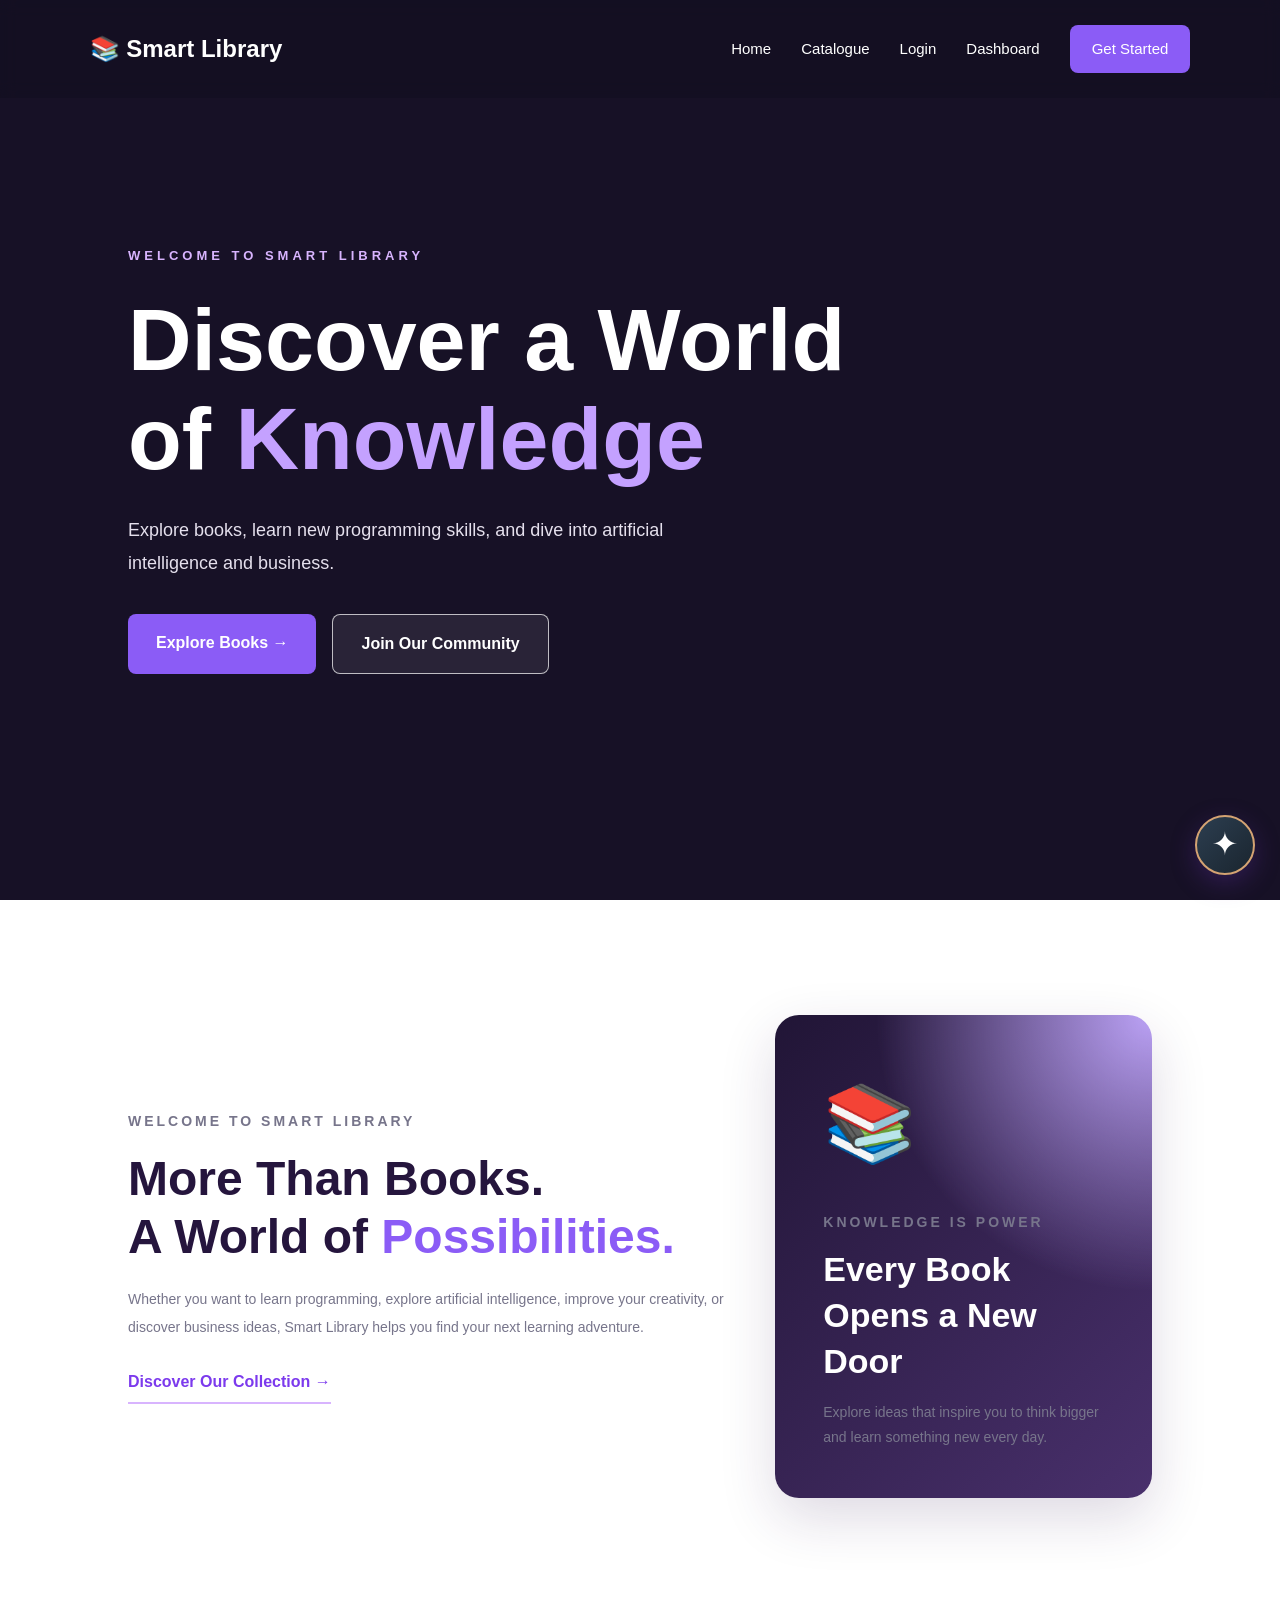
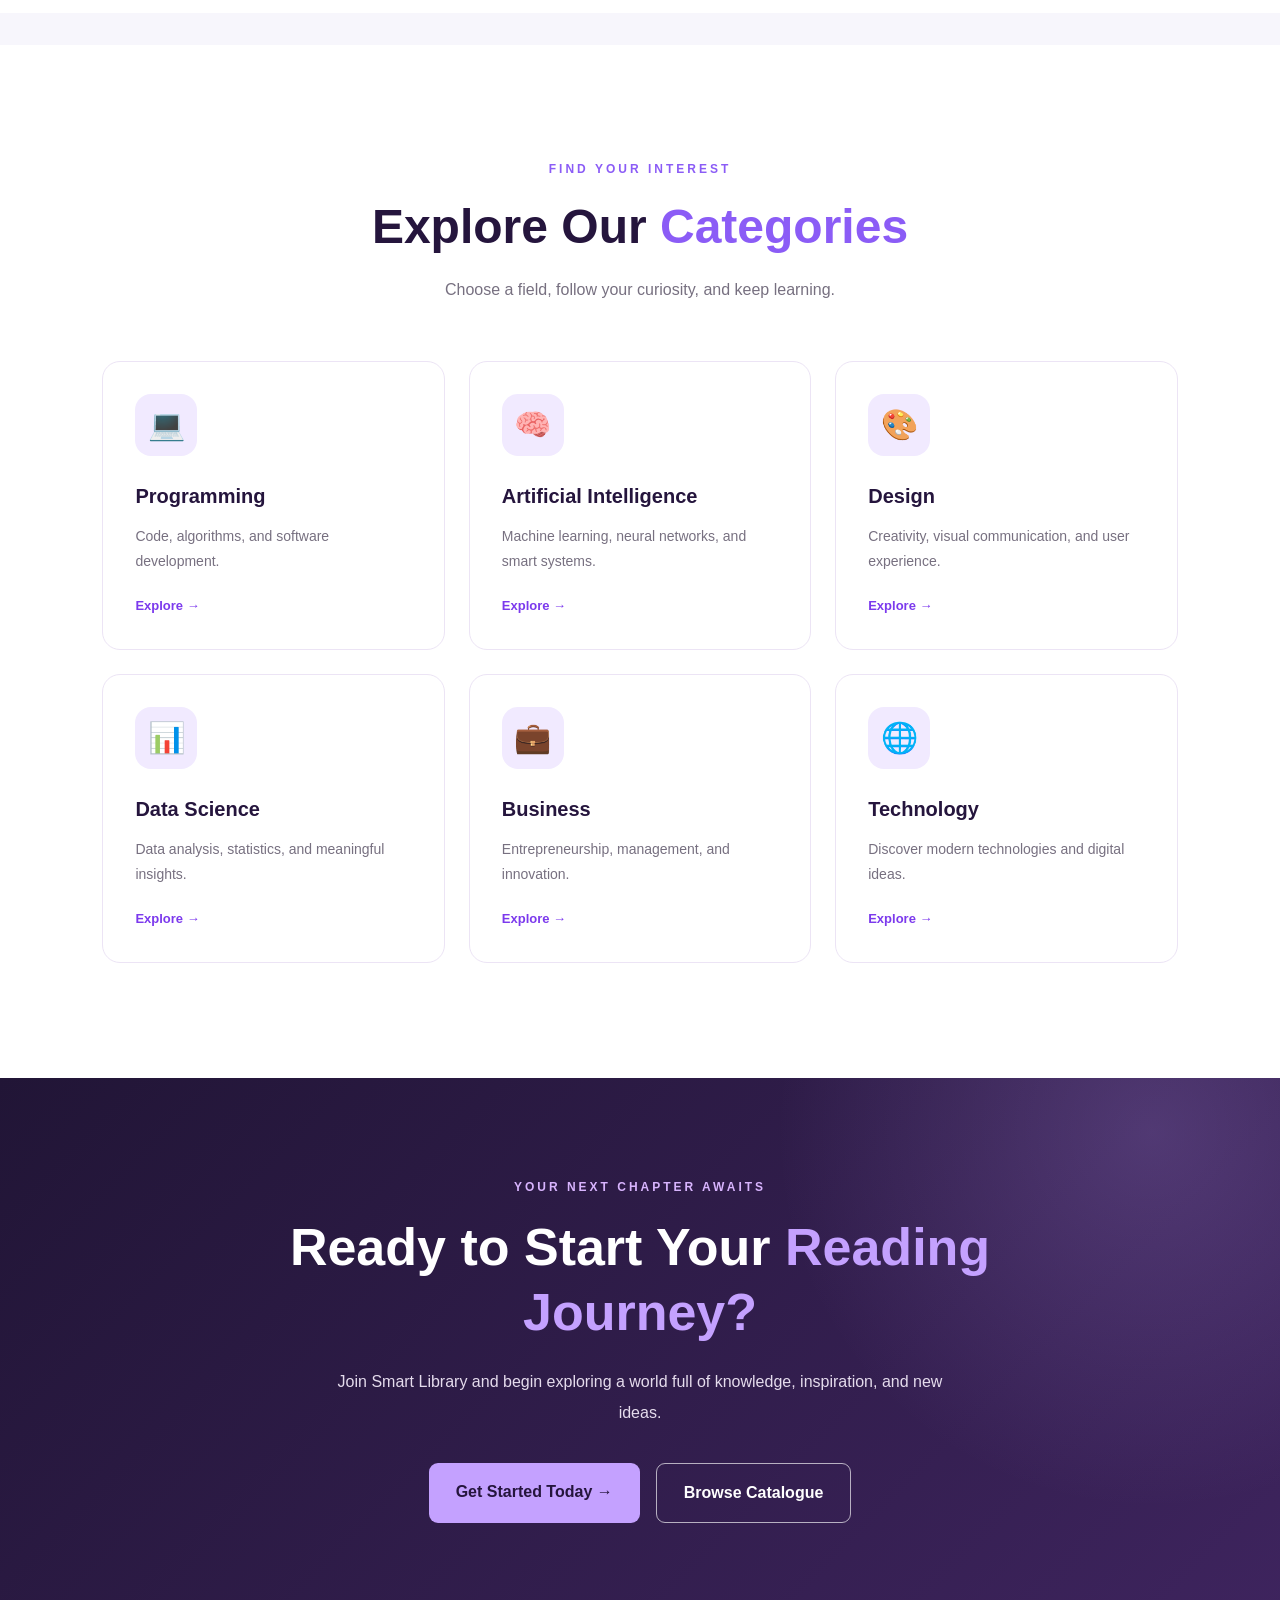
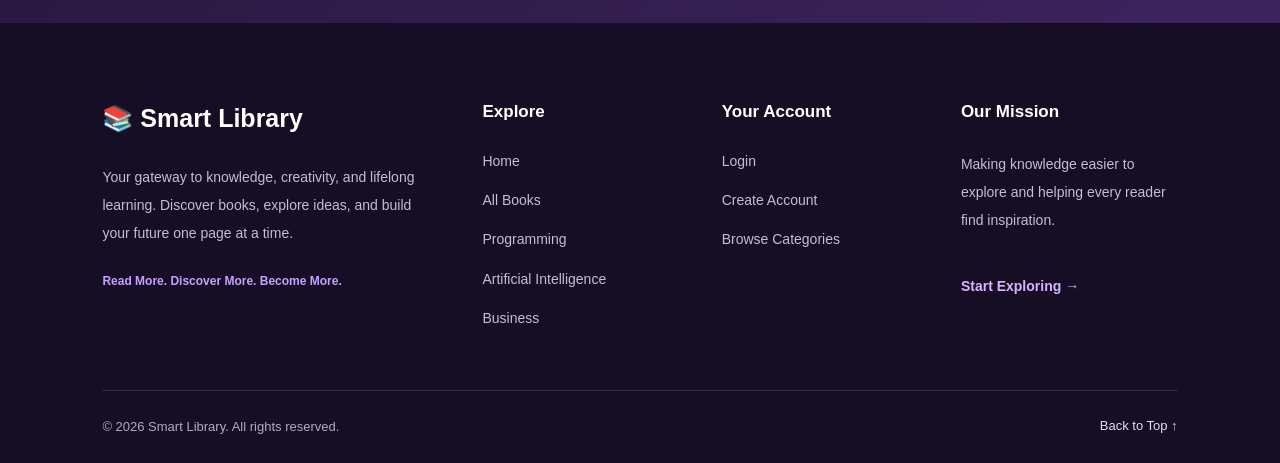
<file: index.html>
<!DOCTYPE html>
<html lang="en">
<head>
    <meta charset="UTF-8">
    <meta name="viewport" content="width=device-width, initial-scale=1.0">
    <meta name="theme-color" content="#211536">
    <title>Smart Library | Home</title>
    <link rel="stylesheet" href="style.css">
    <script src="auth.js" defer></script>
    <script src="chatbot.js" defer></script>
</head>
<body class="home-page">

    <!-- خلفية الفيديو المتحركة للمكتبة -->
    <div class="video-background-wrapper">
        <video autoplay muted loop playsinline class="library-bg-video">
            <source src="854417-uhd_3840_2160_25fps (1) (1) (1).mp4" type="video/mp4">
            Your browser does not support the video tag.
        </video>
        <div class="video-overlay"></div>
    </div>

    <!-- Navigation -->
    <header class="navbar">
        <a href="index.html" class="logo">📚 Smart Library</a>

        <nav>
            <a href="index.html">Home</a>
            <a href="catalogue.html">Catalogue</a>
            <a href="login.html" id="authLink">Login</a>
            <a href="dashboard.html">Dashboard</a>
            <a href="register.html" class="nav-btn" id="registerLink">Get Started</a>
        </nav>
    </header>

    <main>

        <!-- Hero Section -->
        <section class="hero" id="home">
            <div class="hero-content">
                <p class="home-eyebrow">WELCOME TO SMART LIBRARY</p>
                <h1>
                    Discover a World<br>
                    of <span>Knowledge</span>
                </h1>
                <p class="hero-description">
                    Explore books, learn new programming skills, and dive into artificial intelligence and business.
                </p>
                <div class="hero-buttons">
                    <a href="catalogue.html" class="primary-btn">
                        Explore Books →
                    </a>
                    <a href="register.html" class="secondary-btn">
                        Join Our Community
                    </a>
                </div>
            </div>
        </section>

        <!-- Welcome Section -->
        <section class="welcome-section">
            <div class="welcome-text">
                <p class="section-kicker">WELCOME TO SMART LIBRARY</p>
                <h2>
                    More Than Books.<br>
                    A World of <span>Possibilities.</span>
                </h2>
                <p>
                    Whether you want to learn programming, explore
                    artificial intelligence, improve your creativity,
                    or discover business ideas, Smart Library helps
                    you find your next learning adventure.
                </p>
                <a href="catalogue.html" class="section-link">
                    Discover Our Collection →
                </a>
            </div>

            <div class="welcome-visual">
                <div class="welcome-book-icon">📚</div>
                <p class="visual-small">KNOWLEDGE IS POWER</p>
                <h3>Every Book Opens a New Door</h3>
                <p>
                    Explore ideas that inspire you to think bigger
                    and learn something new every day.
                </p>
            </div>
        </section>

        <!-- Categories -->
        <section class="home-categories-section" id="categories">
            <div class="section-heading">
                <p class="section-kicker">FIND YOUR INTEREST</p>
                <h2>Explore Our <span>Categories</span></h2>
                <p>Choose a field, follow your curiosity, and keep learning.</p>
            </div>

            <div class="home-categories-grid">
                <a href="catalogue.html?category=programming" class="home-category-card">
                    <span class="category-icon">💻</span>
                    <h3>Programming</h3>
                    <p>Code, algorithms, and software development.</p>
                    <span class="category-arrow">Explore →</span>
                </a>

                <a href="catalogue.html?category=artificial-intelligence" class="home-category-card">
                    <span class="category-icon">🧠</span>
                    <h3>Artificial Intelligence</h3>
                    <p>Machine learning, neural networks, and smart systems.</p>
                    <span class="category-arrow">Explore →</span>
                </a>

                <a href="catalogue.html?category=design" class="home-category-card">
                    <span class="category-icon">🎨</span>
                    <h3>Design</h3>
                    <p>Creativity, visual communication, and user experience.</p>
                    <span class="category-arrow">Explore →</span>
                </a>

                <a href="catalogue.html?category=data-science" class="home-category-card">
                    <span class="category-icon">📊</span>
                    <h3>Data Science</h3>
                    <p>Data analysis, statistics, and meaningful insights.</p>
                    <span class="category-arrow">Explore →</span>
                </a>

                <a href="catalogue.html?category=business" class="home-category-card">
                    <span class="category-icon">💼</span>
                    <h3>Business</h3>
                    <p>Entrepreneurship, management, and innovation.</p>
                    <span class="category-arrow">Explore →</span>
                </a>

                <a href="catalogue.html?category=technology" class="home-category-card">
                    <span class="category-icon">🌐</span>
                    <h3>Technology</h3>
                    <p>Discover modern technologies and digital ideas.</p>
                    <span class="category-arrow">Explore →</span>
                </a>
            </div>
        </section>

        <!-- Call to Action -->
        <section class="home-cta-section">
            <div class="cta-content">
                <p class="section-kicker">YOUR NEXT CHAPTER AWAITS</p>
                <h2>Ready to Start Your <span>Reading Journey?</span></h2>
                <p>
                    Join Smart Library and begin exploring a world
                    full of knowledge, inspiration, and new ideas.
                </p>
                <div class="hero-buttons cta-buttons">
                    <a href="register.html" class="cta-main-btn">
                        Get Started Today →
                    </a>
                    <a href="catalogue.html" class="cta-outline-btn">
                        Browse Catalogue
                    </a>
                </div>
            </div>
        </section>

    </main>

    <!-- Footer -->
    <footer class="home-footer" id="footer">
        <div class="footer-main">
            <div class="footer-about">
                <a href="index.html" class="footer-logo">📚 Smart Library</a>
                <p>
                    Your gateway to knowledge, creativity, and lifelong
                    learning. Discover books, explore ideas, and build
                    your future one page at a time.
                </p>
                <div class="footer-motto">
                    Read More. Discover More. Become More.
                </div>
            </div>

            <div class="footer-column">
                <h3>Explore</h3>
                <a href="index.html">Home</a>
                <a href="catalogue.html">All Books</a>
                <a href="catalogue.html?category=programming">Programming</a>
                <a href="catalogue.html?category=artificial-intelligence">Artificial Intelligence</a>
                <a href="catalogue.html?category=business">Business</a>
            </div>

            <div class="footer-column">
                <h3>Your Account</h3>
                <a href="login.html">Login</a>
                <a href="register.html">Create Account</a>
                <a href="#categories">Browse Categories</a>
            </div>

            <div class="footer-column footer-contact">
                <h3>Our Mission</h3>
                <p>Making knowledge easier to explore and helping every reader find inspiration.</p>
                <a href="catalogue.html" class="footer-explore-btn">Start Exploring →</a>
            </div>
        </div>

        <div class="footer-bottom">
            <p>© 2026 Smart Library. All rights reserved.</p>
            <a href="#home">Back to Top ↑</a>
        </div>
    </footer>

</body>
</html>
</file>
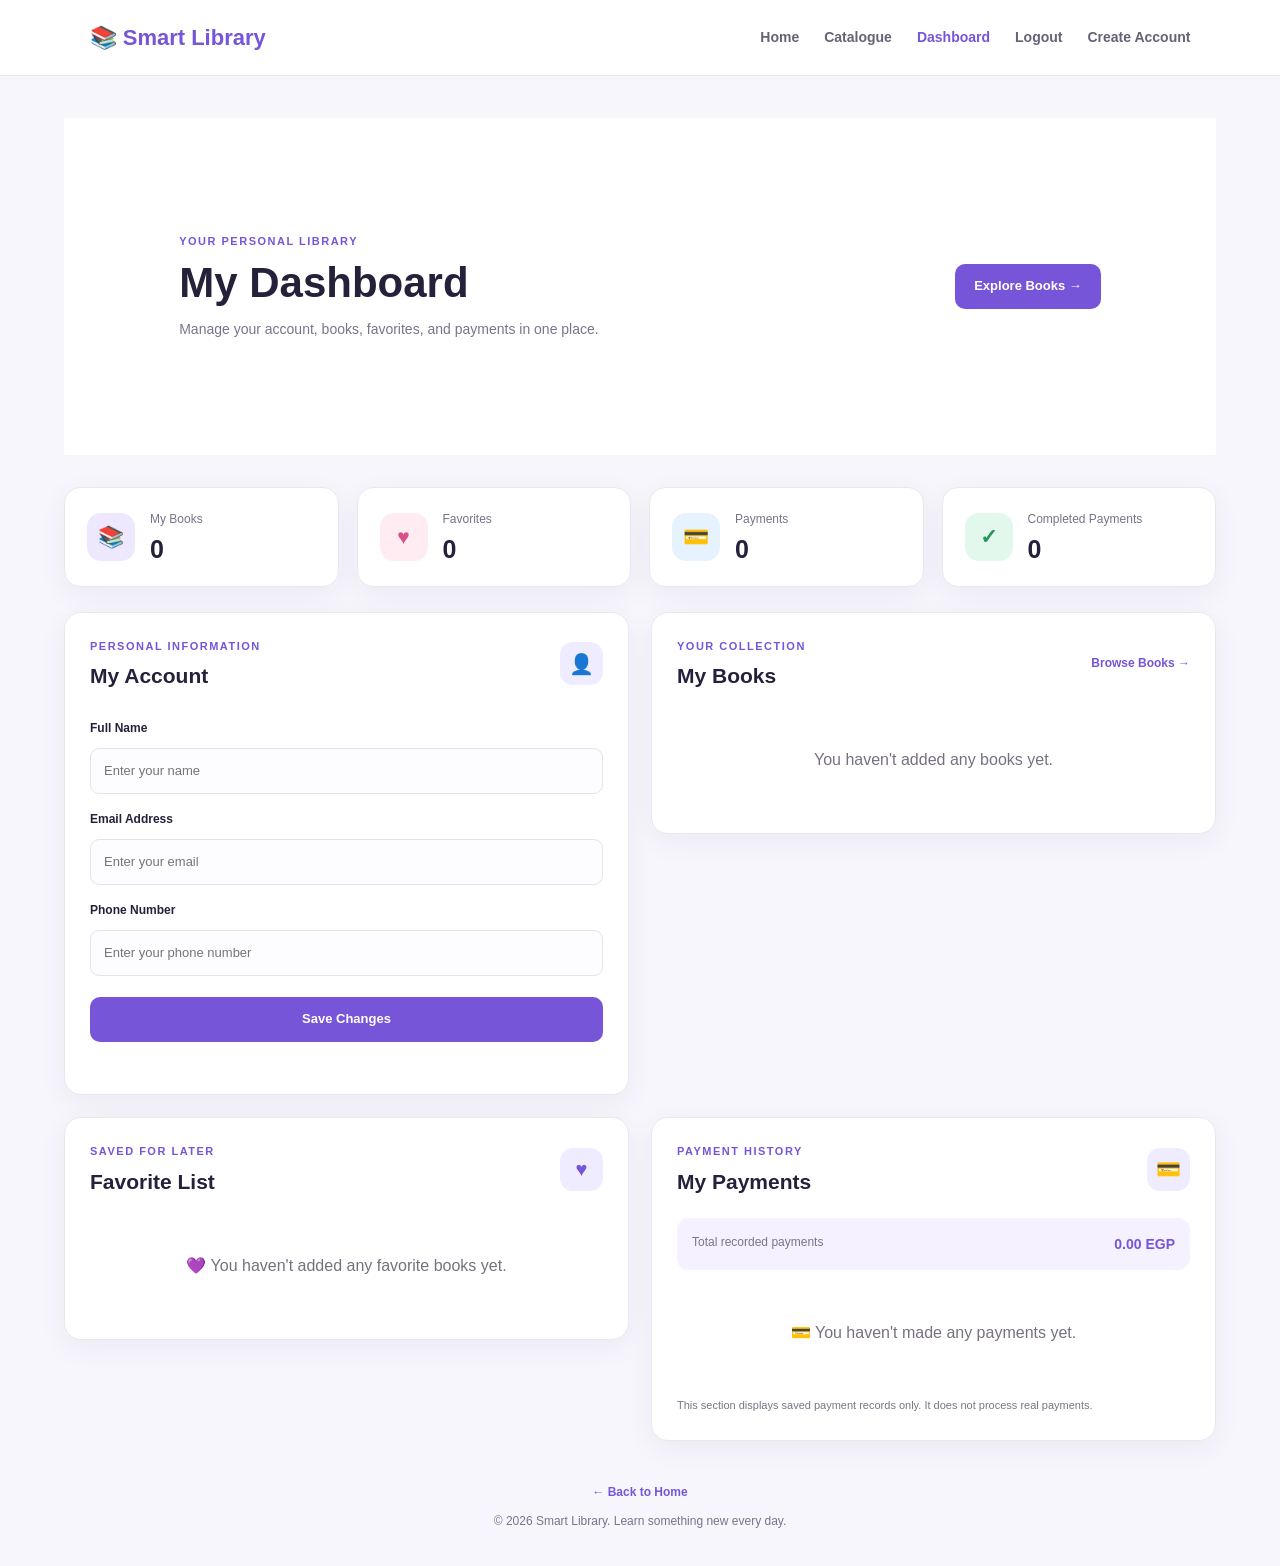
<file: dashboard.html>
<!DOCTYPE html>
<html lang="en">
<head>
    <meta charset="UTF-8">
    <meta name="viewport" content="width=device-width, initial-scale=1.0">
    <title>Smart Library | Dashboard</title>
    <link rel="stylesheet" href="style.css">
    <script src="dashboard.js" defer></script>
</head>
<body>
<header class="dashboard-navbar">
    <a href="index.html" class="brand">📚 Smart Library</a>

    <nav>
        <a href="index.html">Home</a>
        <a href="catalogue.html">Catalogue</a>
        <a href="dashboard.html" class="active">Dashboard</a>
        <a href="login.html">Logout</a>
        <a href="register.html">Create Account</a>
    </nav>
</header>
<main class="dashboard-container">
    <section class="welcome-section">
        <div>
            <p class="eyebrow">YOUR PERSONAL LIBRARY</p>
            <h1>My Dashboard</h1>
            <p>Manage your account, books, favorites, and payments in one place.</p>
        </div>
        <a href="catalogue.html" class="main-button">Explore Books →</a>
    </section>
    <section class="stats-grid">
        <article class="stat-card">
            <div class="stat-icon purple">📚</div>
            <div>
                <p>My Books</p>
                <h2 id="booksCount">0</h2>
            </div>
        </article>
        <article class="stat-card">
            <div class="stat-icon pink">♥</div>
            <div>
                <p>Favorites</p>
                <h2 id="favoritesCount">0</h2>
            </div>
        </article>
        <article class="stat-card">
            <div class="stat-icon blue">💳</div>
            <div>
                <p>Payments</p>
                <h2 id="paymentsCount">0</h2>
            </div>
        </article>
        <article class="stat-card">
            <div class="stat-icon green">✓</div>
            <div>
                <p>Completed Payments</p>
                <h2 id="completedCount">0</h2>
            </div>
        </article>
    </section>
    <section class="dashboard-grid">
        <article class="panel account-panel" id="account">
            <div class="panel-heading">
                <div>
                    <p class="eyebrow">PERSONAL INFORMATION</p>
                    <h2>My Account</h2>
                </div>
                <span class="heading-icon">👤</span>
            </div>
            <form id="accountForm">
                <label for="userName">Full Name</label>
                <input id="userName" type="text" placeholder="Enter your name" required>
                <label for="userEmail">Email Address</label>
                <input id="userEmail" type="email" placeholder="Enter your email" required>
                <label for="userPhone">Phone Number</label>
                <input id="userPhone" type="tel" placeholder="Enter your phone number">
                <button type="submit" class="main-button full-button">Save Changes</button>
                <p id="accountMessage" class="message" aria-live="polite"></p>
            </form>
        </article>
        <article class="panel" id="my-books">
            <div class="panel-heading">
                <div>
                    <p class="eyebrow">YOUR COLLECTION</p>
                    <h2>My Books</h2>
                </div>
                <a href="catalogue.html" class="small-link">Browse Books →</a>
            </div>
            <div id="myBooksList" class="book-list"></div>
        </article>
        <article class="panel" id="favorites">
            <div class="panel-heading">
                <div>
                    <p class="eyebrow">SAVED FOR LATER</p>
                    <h2>Favorite List</h2>
                </div>
                <span class="heading-icon">♥</span>
            </div>
            <div id="favoritesList" class="book-list"></div>
        </article>
        <article class="panel" id="payments">
            <div class="panel-heading">
                <div>
                    <p class="eyebrow">PAYMENT HISTORY</p>
                    <h2>My Payments</h2>
                </div>
                <span class="heading-icon">💳</span>
            </div>
            <div class="payment-summary">
                <span>Total recorded payments</span>
                <strong id="totalPayments">0.00 EGP</strong>
            </div>
            <div id="paymentsList" class="payments-list"></div>
            <p class="note">
                This section displays saved payment records only. It does not process real payments.
            </p>
        </article>
    </section>
    <footer class="dashboard-footer">
        <a href="index.html">← Back to Home</a>
        <p>© 2026 Smart Library. Learn something new every day.</p>
    </footer>
</main>
</body>
</html>
</file>
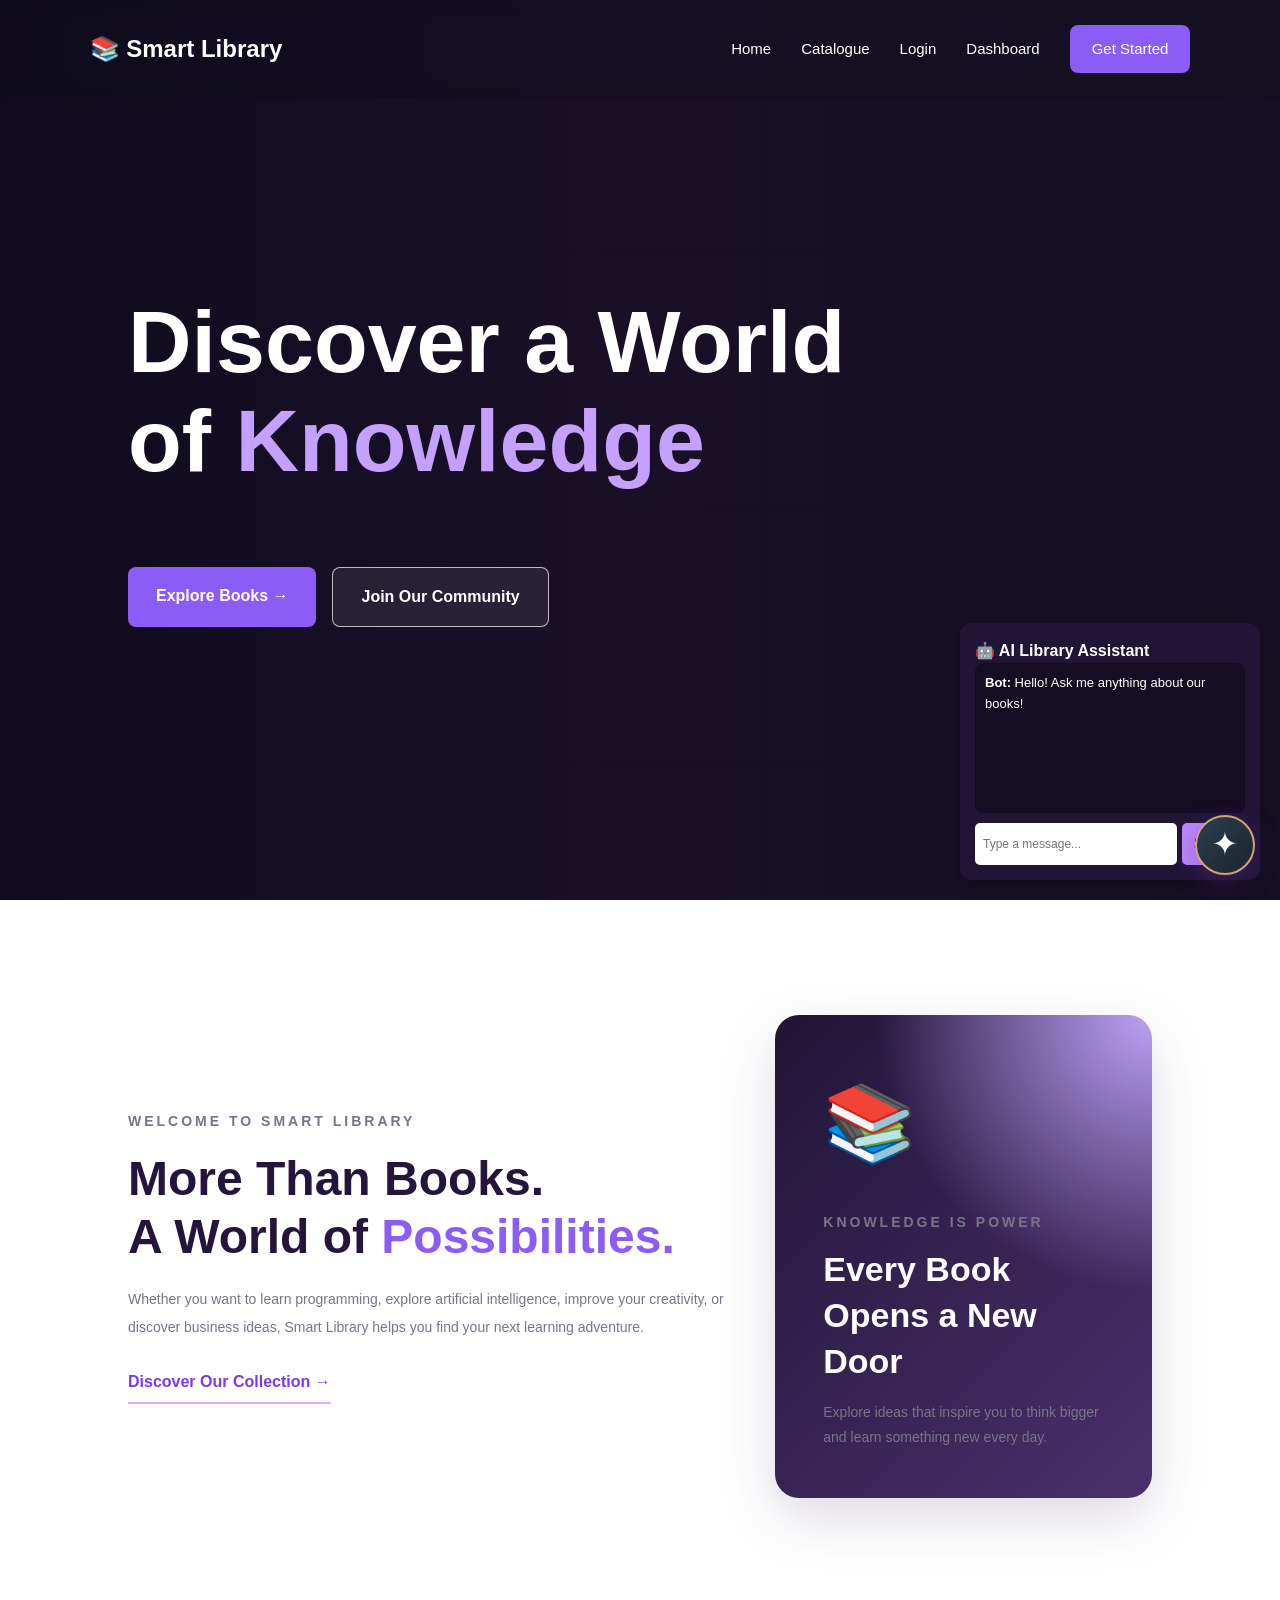
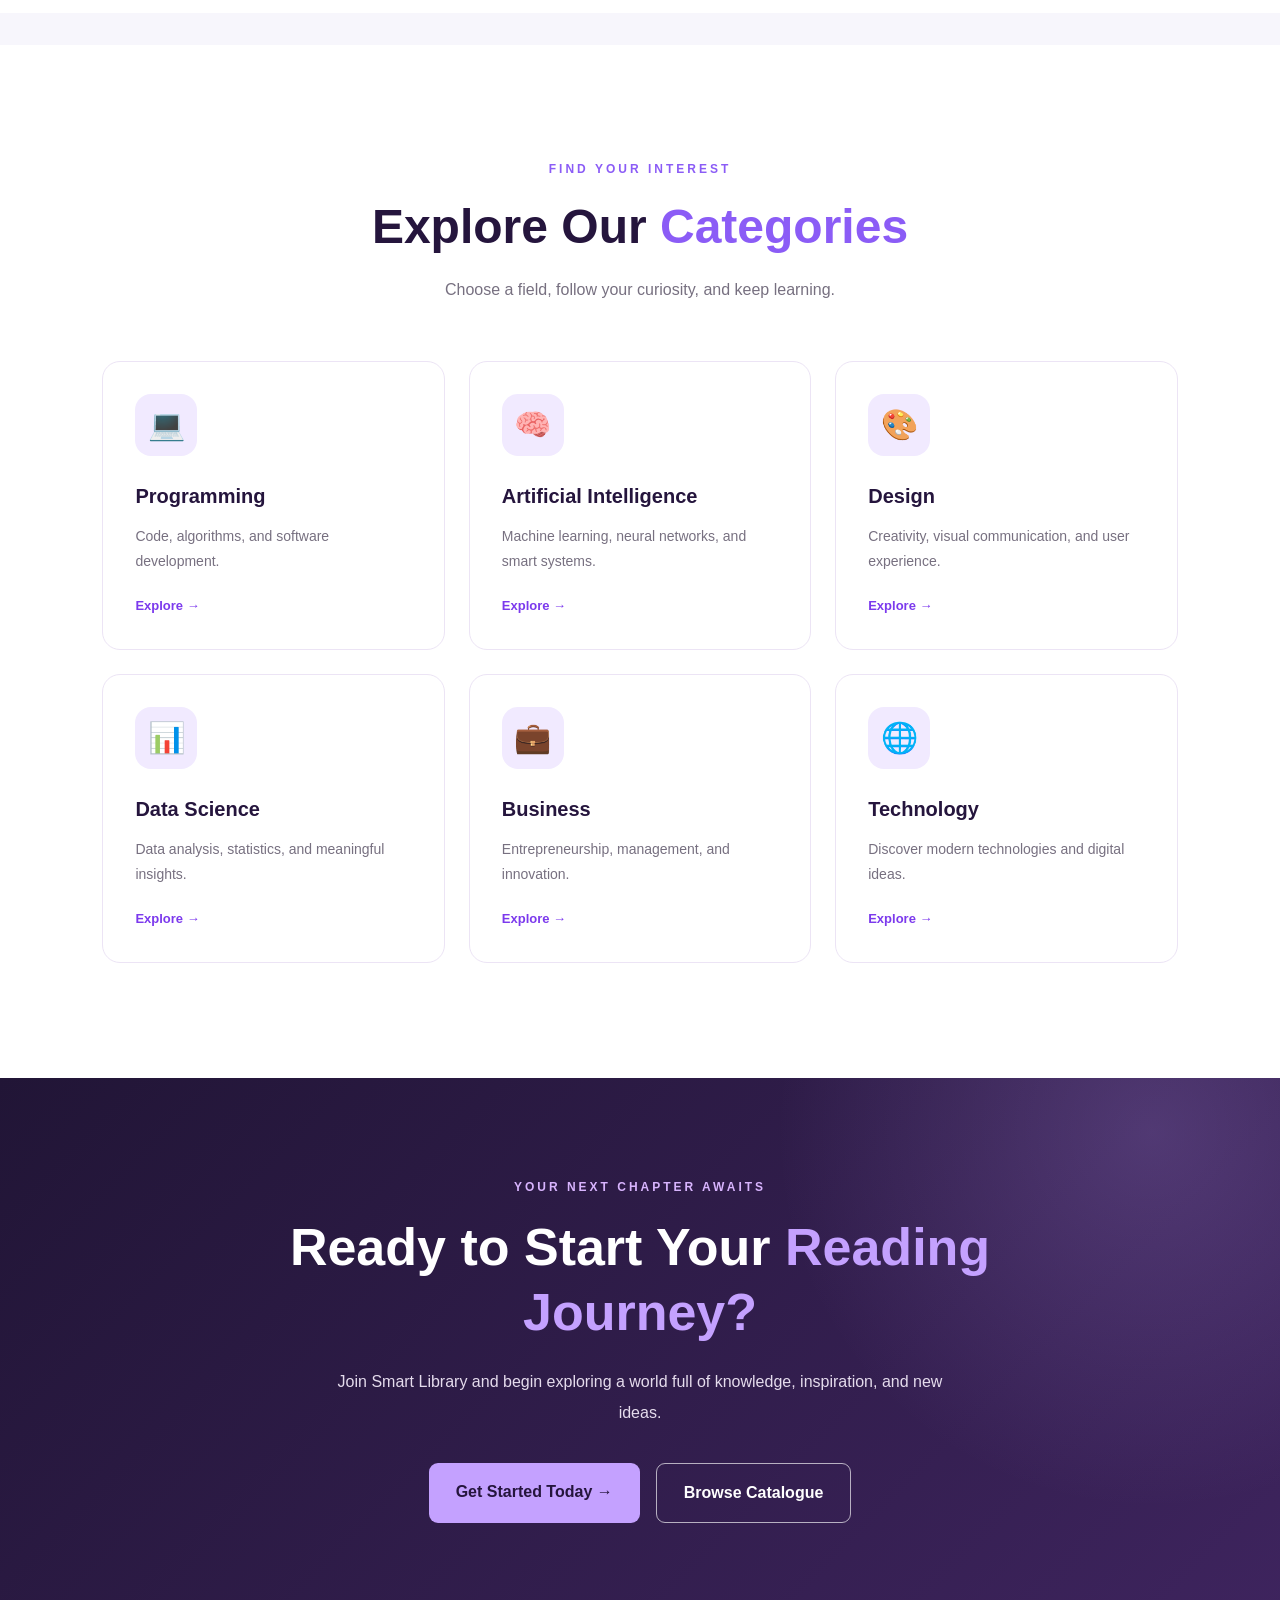
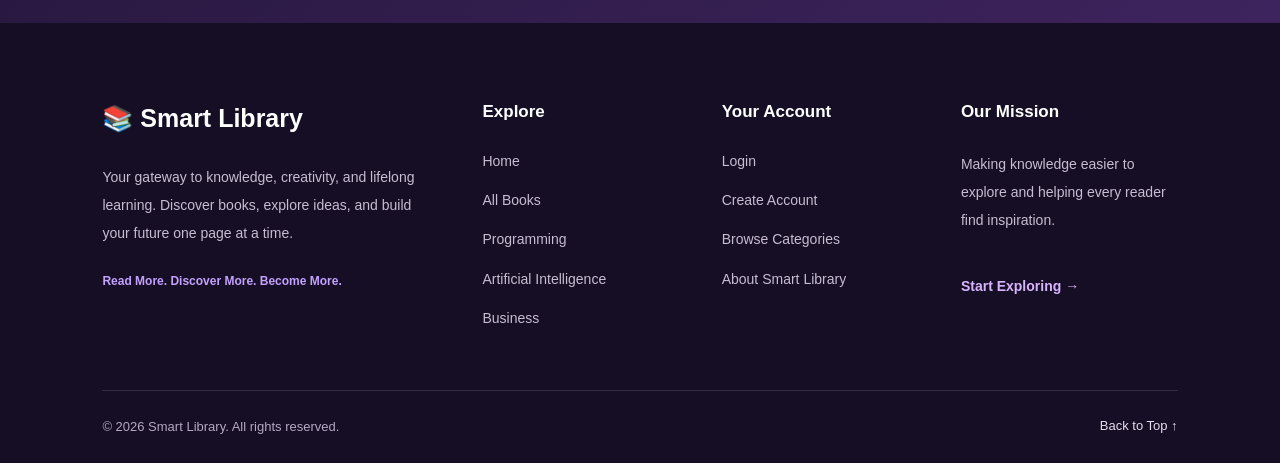
<file: home.html>
<!DOCTYPE html>
<html lang="en">
<head>
    <meta charset="UTF-8">
    <meta name="viewport" content="width=device-width, initial-scale=1.0">
    <meta name="theme-color" content="#211536">
    <title>Smart Library | Home</title>
    <link rel="stylesheet" href="style.css">
    <script src="chatbot.js" defer></script>
</head>
<body class="home-page">

    <!-- Navigation -->
    <header class="navbar">
        <a href="index.html" class="logo">📚 Smart Library</a>

        <nav>
            <a href="index.html">Home</a>
            <a href="catalogue.html">Catalogue</a>
            <a href="login.html">Login</a>
            <a href="dashboard.html">Dashboard</a>
            <a href="register.html" class="nav-btn">Get Started</a>
        </nav>
    </header>

    <main>

        <!-- Hero Section -->
        <section class="hero" id="home">

            <div class="hero-overlay"></div>

            <div class="hero-content">
                <h1>
                    Discover a World<br>
                    of <span>Knowledge</span>
                </h1>
                <br><br>
                <div class="hero-buttons">
                    <a href="catalogue.html" class="primary-btn">
                        Explore Books →
                    </a>
                    <a href="register.html" class="secondary-btn">
                        Join Our Community
                    </a>
                </div>
            </div>
        </section>

        <!-- Welcome Section -->
        <section class="welcome-section">
            <div class="welcome-text">
                <p class="section-kicker">WELCOME TO SMART LIBRARY</p>

                <h2>
                    More Than Books.<br>
                    A World of <span>Possibilities.</span>
                </h2>

                <p>
                    Whether you want to learn programming, explore
                    artificial intelligence, improve your creativity,
                    or discover business ideas, Smart Library helps
                    you find your next learning adventure.
                </p>

                <a href="catalogue.html" class="section-link">
                    Discover Our Collection →
                </a>
            </div>

            <div class="welcome-visual">
                <div class="welcome-book-icon">📚</div>
                <p class="visual-small">KNOWLEDGE IS POWER</p>
                <h3>Every Book Opens a New Door</h3>
                <p>
                    Explore ideas that inspire you to think bigger
                    and learn something new every day.
                </p>
            </div>
        </section>

        <!-- Categories -->
        <section class="home-categories-section" id="categories">
            <div class="section-heading">
                <p class="section-kicker">FIND YOUR INTEREST</p>
                <h2>Explore Our <span>Categories</span></h2>
                <p>
                    Choose a field, follow your curiosity, and keep learning.
                </p>
            </div>

            <div class="home-categories-grid">

                <a href="catalogue.html?category=programming" class="home-category-card">
                    <span class="category-icon">💻</span>
                    <h3>Programming</h3>
                    <p>Code, algorithms, and software development.</p>
                    <span class="category-arrow">Explore →</span>
                </a>

                <a href="catalogue.html?category=artificial-intelligence" class="home-category-card">
                    <span class="category-icon">🧠</span>
                    <h3>Artificial Intelligence</h3>
                    <p>Machine learning, neural networks, and smart systems.</p>
                    <span class="category-arrow">Explore →</span>
                </a>

                <a href="catalogue.html?category=design" class="home-category-card">
                    <span class="category-icon">🎨</span>
                    <h3>Design</h3>
                    <p>Creativity, visual communication, and user experience.</p>
                    <span class="category-arrow">Explore →</span>
                </a>

                <a href="catalogue.html?category=data-science" class="home-category-card">
                    <span class="category-icon">📊</span>
                    <h3>Data Science</h3>
                    <p>Data analysis, statistics, and meaningful insights.</p>
                    <span class="category-arrow">Explore →</span>
                </a>

                <a href="catalogue.html?category=business" class="home-category-card">
                    <span class="category-icon">💼</span>
                    <h3>Business</h3>
                    <p>Entrepreneurship, management, and innovation.</p>
                    <span class="category-arrow">Explore →</span>
                </a>

                <a href="catalogue.html?category=technology" class="home-category-card">
                    <span class="category-icon">🌐</span>
                    <h3>Technology</h3>
                    <p>Discover modern technologies and digital ideas.</p>
                    <span class="category-arrow">Explore →</span>
                </a>

            </div>
        </section>

        <!-- Call to Action -->
        <section class="home-cta-section">
            <div class="cta-content">
                <p class="section-kicker">YOUR NEXT CHAPTER AWAITS</p>
                <h2>Ready to Start Your <span>Reading Journey?</span></h2>
                <p>
                    Join Smart Library and begin exploring a world
                    full of knowledge, inspiration, and new ideas.
                </p>

                <div class="hero-buttons cta-buttons">
                    <a href="register.html" class="cta-main-btn">
                        Get Started Today →
                    </a>

                    <a href="catalogue.html" class="cta-outline-btn">
                        Browse Catalogue
                    </a>
                </div>
            </div>
        </section>

        <!-- AI Chatbot Floating Box -->
        <div id="chatbot-container" style="position: fixed; bottom: 20px; right: 20px; z-index: 1000; background: #211536; padding: 15px; border-radius: 12px; color: white; width: 300px; box-shadow: 0 4px 15px rgba(0,0,0,0.3);">
            <h3 style="margin-top:0; font-size: 16px;">🤖 AI Library Assistant</h3>
            <div id="chat-messages" style="height: 150px; overflow-y: auto; background: #150d24; padding: 10px; border-radius: 8px; margin-bottom: 10px; font-size: 13px;">
                <p><strong>Bot:</strong> Hello! Ask me anything about our books!</p>
            </div>
            <div style="display: flex; gap: 5px;">
                <input type="text" id="user-input" placeholder="Type a message..." style="flex: 1; padding: 8px; border-radius: 5px; border: none; font-size: 12px;">
                <button onclick="sendChatMessage()" style="background: #bb86fc; color: black; border: none; padding: 8px 12px; border-radius: 5px; cursor: pointer; font-weight: bold;">Send</button>
            </div>
        </div>

    </main>

    <!-- Footer -->
    <footer class="home-footer" id="footer">
        <div class="footer-main">

            <div class="footer-about">
                <a href="index.html" class="footer-logo">
                    📚 Smart Library
                </a>

                <p>
                    Your gateway to knowledge, creativity, and lifelong
                    learning. Discover books, explore ideas, and build
                    your future one page at a time.
                </p>

                <div class="footer-motto">
                    Read More. Discover More. Become More.
                </div>
            </div>

            <div class="footer-column">
                <h3>Explore</h3>
                <a href="index.html">Home</a>
                <a href="catalogue.html">All Books</a>
                <a href="catalogue.html?category=programming">Programming</a>
                <a href="catalogue.html?category=artificial-intelligence">
                    Artificial Intelligence
                </a>
                <a href="catalogue.html?category=business">Business</a>
            </div>

            <div class="footer-column">
                <h3>Your Account</h3>
                <a href="login.html">Login</a>
                <a href="register.html">Create Account</a>
                <a href="#categories">Browse Categories</a>
                <a href="#about">About Smart Library</a>
            </div>

            <div class="footer-column footer-contact">
                <h3>Our Mission</h3>
                <p>
                    Making knowledge easier to explore and helping
                    every reader find inspiration.
                </p>
                <a href="catalogue.html" class="footer-explore-btn">
                    Start Exploring →
                </a>
            </div>

        </div>

        <div class="footer-bottom">
            <p>© 2026 Smart Library. All rights reserved.</p>

            <a href="#home">Back to Top ↑</a>
        </div>
    </footer>

</body>
</html>
</file>
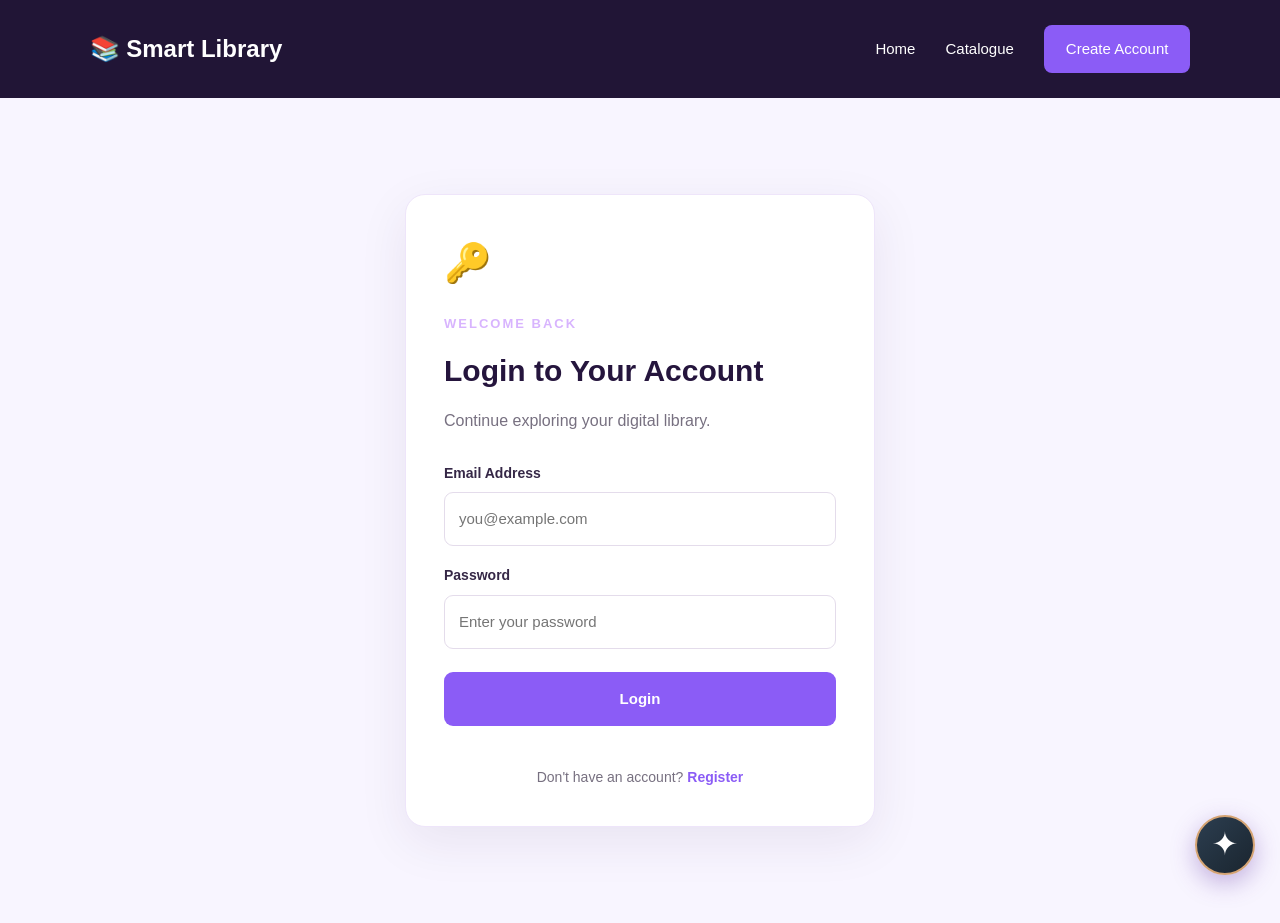
<file: login.html>
<!DOCTYPE html>
<html lang="en">
<head>
    <meta charset="UTF-8">
    <meta name="viewport" content="width=device-width, initial-scale=1.0">
    <title>Login | Smart Library</title>
    <link rel="stylesheet" href="style.css">
    <script src="auth.js" defer></script>
    <script src="chatbot.js" defer></script>
</head>
<body class="auth-page">

<header class="navbar inner-navbar">
    <a href="index.html" class="logo">📚 Smart Library</a>
    <nav>
        <a href="index.html">Home</a>
        <a href="catalogue.html">Catalogue</a>
        <a href="register.html" class="nav-btn">Create Account</a>
    </nav>
</header>

<main class="auth-layout">
    <section class="auth-card">
        <div class="auth-icon">🔑</div>
        <p class="subtitle">WELCOME BACK</p>
        <h1>Login to Your Account</h1>
        <p class="auth-description">
            Continue exploring your digital library.
        </p>

        <form id="loginForm">
            <label for="loginEmail">Email Address</label>
            <input id="loginEmail" type="email"
                   placeholder="you@example.com" required>

            <label for="loginPassword">Password</label>
            <input id="loginPassword" type="password"
                   placeholder="Enter your password" required>

            <button type="submit" class="auth-submit">
                Login
            </button>

            <p id="loginMessage" class="form-message"
               aria-live="polite"></p>
        </form>

        <p class="auth-switch">
            Don't have an account?
            <a href="register.html">Register</a>
        </p>
    </section>
</main>

</body>
</html>
</file>
<file: style.css>
/* ========================================
   BACKGROUND VIDEO STYLING (خلفية الممر)
======================================== */
.video-background-wrapper {
    position: fixed;
    top: 0;
    left: 0;
    width: 100vw;
    height: 100vh;
    z-index: -999;
    overflow: hidden;
    pointer-events: none;
    background: #171126;
}

.library-bg-video {
    position: absolute;
    top: 50%;
    left: 50%;
    transform: translate(-50%, -50%);
    width: 100%;
    height: 100%;
    object-fit: cover; /* عشان يملا الشاشة بانتظام من غير ما يمط أو يتقص بعشوائية */
}

.video-overlay {
    position: absolute;
    top: 0;
    left: 0;
    width: 100%;
    height: 100%;
    background: rgba(15, 10, 30, 0.5); /* طبقة تعتيم خفيفة عشان النصوص تكون واضحة وفخمة */
}

    
/*GENERAL STYLES*/
* {
    margin: 0;
    padding: 0;
    box-sizing: border-box;
}

body {
    font-family: Arial, sans-serif;
    background: #fff;
}

html {
    scroll-behavior: smooth;
    scroll-padding-top: 90px;
}
/*NAVIGATION BAR*/
.navbar {
    position: absolute;
    top: 0;
    left: 0;
    width: 100%;
    z-index: 10;

    display: flex;
    justify-content: space-between;
    align-items: center;

    padding: 25px 7%;
    background: rgba(15, 12, 25, 0.25);
    backdrop-filter: blur(8px);
}

.logo {
    color: white;
    font-size: 24px;
    font-weight: bold;
    text-decoration: none;
}

.navbar nav {
    display: flex;
    align-items: center;
    gap: 30px;
}

.navbar nav a {
    color: white;
    text-decoration: none;
    font-size: 15px;
    transition: 0.3s;
}

.navbar nav a:hover {
    color: #d8b4fe;
}

.navbar nav .nav-btn {
    background: #8b5cf6;
    padding: 12px 22px;
    border-radius: 8px;
}

.navbar nav .nav-btn:hover {
    background: #7c3aed;
    color: white;
}
/*ORIGINAL HERO STYLES
   Used by the Home Page*/
.hero {
    position: relative;
    width: 100%;
    min-height: 100vh;
    min-height: 100svh;

    display: flex;
    align-items: center;

    padding: 130px 10% 100px;
    overflow: hidden;
    background: #171126;
}

.hero-video {
    position: absolute;
    inset: 0;

    width: 100%;
    height: 100%;

    object-fit: cover;
    object-position: center;

    z-index: 0;
}

.hero-overlay {
    position: absolute;
    inset: 0;

    background: linear-gradient(
        90deg,
        rgba(15, 10, 30, 0.88) 0%,
        rgba(25, 15, 40, 0.65) 45%,
        rgba(20, 10, 30, 0.2) 100%
    );

    z-index: 1;
}

.hero-content {
    position: relative;
    z-index: 2;
    max-width: 700px;
    color: white;
}

.subtitle {
    color: #d8b4fe;
    font-size: 13px;
    font-weight: bold;
    letter-spacing: 4px;
    margin-bottom: 25px;
}

.hero-content h1 {
    font-size: clamp(42px, 6vw, 76px);
    line-height: 1.15;
    margin-bottom: 25px;
    font-weight: 800;
}

.hero-content h1 span {
    color: #c4a1ff;
}

.hero-description {
    max-width: 520px;
    font-size: 18px;
    line-height: 1.8;
    color: #e5e0ed;
    margin-bottom: 35px;
}


/*BUTTONS*/

.hero-buttons {
    display: flex;
    flex-wrap: wrap;
    gap: 16px;
}

.primary-btn,
.secondary-btn {
    display: inline-block;
    padding: 16px 28px;
    border-radius: 8px;
    text-decoration: none;
    font-weight: bold;
    transition: 0.3s;
}

.primary-btn {
    background: #8b5cf6;
    color: white;
}

.primary-btn:hover {
    background: #7c3aed;
    transform: translateY(-3px);
}

.secondary-btn {
    color: white;
    border: 1px solid rgba(255, 255, 255, 0.7);
    background: rgba(255, 255, 255, 0.08);
}

.secondary-btn:hover {
    background: white;
    color: #25153d;
}

.scroll-indicator {
    position: absolute;
    bottom: 30px;
    left: 10%;
    z-index: 2;

    color: #e5e0ed;
    font-size: 11px;
    letter-spacing: 3px;
}


/* RESPONSIVE NAVIGATION AND HERO */

@media (max-width: 768px) {
    .navbar {
        padding: 20px 5%;
        align-items: flex-start;
        gap: 20px;
    }

    .logo {
        font-size: 18px;
    }

    .navbar nav {
        gap: 12px;
        flex-wrap: wrap;
        justify-content: flex-end;
    }

    .navbar nav a {
        font-size: 12px;
    }

    .navbar nav .nav-btn {
        padding: 9px 12px;
    }

    .hero {
        padding: 140px 7% 100px;
    }

    .hero-overlay {
        background: rgba(15, 10, 30, 0.7);
    }

    .hero-description {
        font-size: 16px;
    }

    .scroll-indicator {
        left: 7%;
    }
}


/*INNER PAGES NAVIGATION */

.inner-navbar {
    position: relative;
    background: #211536;
}


/* ========================================
   CATALOGUE PAGE
======================================== */

.catalogue-page {
    background: #faf8ff;
    min-height: 100vh;
}

.catalogue-main {
    max-width: 1200px;
    margin: auto;
    padding: 65px 25px;
}

.catalogue-heading {
    text-align: center;
    margin-bottom: 40px;
}

.catalogue-heading .subtitle {
    margin-bottom: 15px;
}

.catalogue-heading h1 {
    font-size: clamp(32px, 5vw, 48px);
    color: #25153d;
    margin-bottom: 15px;
}

.catalogue-heading h1 span {
    color: #8b5cf6;
}

.catalogue-heading > p:last-child {
    color: #777080;
    line-height: 1.7;
}

.catalogue-tools {
    display: flex;
    gap: 15px;
    margin-bottom: 20px;
}

.catalogue-tools input,
.catalogue-tools select {
    min-width: 0;
    padding: 15px;
    border: 1px solid #e5dcef;
    border-radius: 10px;
    background: white;
    font-size: 15px;
    outline: none;
}

.catalogue-tools input {
    flex: 1;
}

.catalogue-tools input:focus,
.catalogue-tools select:focus {
    border-color: #8b5cf6;
}

.results-count {
    color: #756a85;
    margin-bottom: 20px;
}

.books-grid {
    display: grid;
    grid-template-columns: repeat(3, minmax(0, 1fr));
    gap: 25px;
}

.book-card {
    overflow: hidden;
    background: white;
    border: 1px solid #eee7f5;
    border-radius: 16px;
    transition: transform 0.25s, box-shadow 0.25s;
}

.book-card:hover {
    transform: translateY(-5px);
    box-shadow: 0 12px 30px rgba(70, 40, 100, 0.1);
}

.book-cover {
    min-height: 190px;
    display: flex;
    flex-direction: column;
    align-items: center;
    justify-content: center;
    gap: 15px;
}

.book-cover span {
    font-size: 65px;
}

.book-cover small {
    color: #48375d;
    font-weight: bold;
}

.book-info {
    padding: 22px;
}

.book-info h3 {
    color: #25153d;
    margin-bottom: 8px;
}

.book-author {
    color: #8b5cf6;
    font-size: 14px;
    margin-bottom: 14px;
}

.book-description {
    color: #777080;
    font-size: 14px;
    line-height: 1.7;
    min-height: 48px;
    margin-bottom: 20px;
}

.book-btn {
    width: 100%;
    padding: 12px;
    background: #8b5cf6;
    color: white;
    border: none;
    border-radius: 8px;
    cursor: pointer;
    font-weight: bold;
}

.book-btn:hover {
    background: #6d3ed0;
}

.empty-message {
    grid-column: 1 / -1;
    padding: 35px;
    text-align: center;
    color: #777080;
}

.site-footer {
    padding: 25px;
    text-align: center;
    color: #777080;
    border-top: 1px solid #eee7f5;
}

@media (max-width: 850px) {
    .books-grid {
        grid-template-columns: repeat(2, minmax(0, 1fr));
    }
}

@media (max-width: 560px) {
    .catalogue-tools {
        flex-direction: column;
    }

    .books-grid {
        grid-template-columns: 1fr;
    }
}


/* ========================================
   LOGIN AND REGISTER
======================================== */

.auth-page {
    min-height: 100vh;
    background: #f8f5ff;
}

.auth-layout {
    display: flex;
    justify-content: center;
    align-items: center;
    padding: 55px 20px;
    min-height: calc(100vh - 75px);
}

.auth-card {
    width: 100%;
    max-width: 470px;
    padding: 38px;
    border: 1px solid #eee5fa;
    border-radius: 20px;
    background: white;
    box-shadow: 0 15px 50px rgba(52, 30, 80, 0.08);
}

.auth-icon {
    font-size: 38px;
    margin-bottom: 20px;
}

.auth-card .subtitle {
    margin-bottom: 12px;
    letter-spacing: 2px;
}

.auth-card h1 {
    color: #25153d;
    font-size: 30px;
    margin-bottom: 12px;
}

.auth-description {
    color: #777080;
    line-height: 1.7;
    margin-bottom: 28px;
}

.auth-card form {
    display: flex;
    flex-direction: column;
}

.auth-card label {
    color: #352746;
    font-size: 14px;
    font-weight: bold;
    margin-bottom: 8px;
}

.auth-card input {
    width: 100%;
    padding: 14px;
    border: 1px solid #e4dceb;
    border-radius: 9px;
    margin-bottom: 18px;
    font-size: 15px;
    outline: none;
}

.auth-card input:focus {
    border-color: #8b5cf6;
    box-shadow: 0 0 0 3px rgba(139, 92, 246, 0.1);
}

.auth-submit {
    padding: 15px;
    margin-top: 5px;
    border: none;
    border-radius: 9px;
    background: #8b5cf6;
    color: white;
    font-weight: bold;
    font-size: 15px;
    cursor: pointer;
}

.auth-submit:hover {
    background: #6d3ed0;
}

.form-message {
    margin-top: 15px;
    font-size: 14px;
    line-height: 1.6;
    color: #6d3ed0;
}

.auth-switch {
    margin-top: 25px;
    text-align: center;
    color: #777080;
    font-size: 14px;
}

.auth-switch a {
    color: #8b5cf6;
    font-weight: bold;
    text-decoration: none;
}

@media (max-width: 500px) {
    .auth-card {
        padding: 25px 20px;
    }

    .auth-card h1 {
        font-size: 26px;
    }
}


/* ========================================
   FLOATING AI LIBRARY ASSISTANT
======================================== */

.library-chat-widget {
    --chat-purple: #8b5cf6;
    --chat-dark: #281842;
    font-family: Arial, sans-serif;
    position: relative;
    z-index: 9999;
}

.chat-launcher {
    position: fixed;
    right: 25px;
    bottom: 25px;
    width: 62px;
    height: 62px;
    border: none;
    border-radius: 50%;
    background: linear-gradient(135deg, #a78bfa, #7c3aed);
    color: white;
    box-shadow: 0 8px 25px rgba(91, 45, 160, 0.35);
    cursor: pointer;
    display: flex;
    align-items: center;
    justify-content: center;
    transition: transform 0.2s;
}

.chat-launcher:hover {
    transform: scale(1.07);
}

.chat-launcher-icon {
    font-size: 32px;
}

.chat-notification {
    position: absolute;
    top: 5px;
    right: 5px;
    width: 12px;
    height: 12px;
    background: #86efac;
    border: 2px solid white;
    border-radius: 50%;
}

.chat-window {
    position: fixed;
    right: 25px;
    bottom: 100px;
    width: min(370px, calc(100vw - 30px));
    height: min(560px, calc(100dvh - 130px));
    min-height: 350px;
    display: flex;
    flex-direction: column;
    overflow: hidden;
    background: #fff;
    border: 1px solid #eee5fa;
    border-radius: 18px;
    box-shadow: 0 15px 55px rgba(35, 20, 55, 0.22);
}

.chat-window[hidden] {
    display: none;
}

.chat-header {
    display: flex;
    align-items: center;
    gap: 12px;
    padding: 17px;
    background: var(--chat-dark);
    color: white;
}

.chat-avatar {
    width: 42px;
    height: 42px;
    flex-shrink: 0;
    display: grid;
    place-items: center;
    border-radius: 50%;
    background: var(--chat-purple);
    font-size: 25px;
}

.chat-header-text {
    flex: 1;
}

.chat-header h2 {
    font-size: 15px;
    margin: 0 0 6px;
}

.chat-header p {
    font-size: 12px;
    color: #ded2f4;
    margin: 0;
}

.online-dot {
    display: inline-block;
    width: 7px;
    height: 7px;
    background: #86efac;
    border-radius: 50%;
    margin-right: 4px;
}

.chat-close {
    background: transparent;
    color: white;
    border: none;
    font-size: 28px;
    cursor: pointer;
}

.chat-messages {
    flex: 1;
    overflow-y: auto;
    padding: 15px;
    display: flex;
    flex-direction: column;
    gap: 12px;
    background: #faf8ff;
}

.chat-message {
    max-width: 88%;
    padding: 12px 14px;
    border-radius: 14px;
    font-size: 13px;
    line-height: 1.6;
    overflow-wrap: anywhere;
}

.chat-message.bot {
    align-self: flex-start;
    background: white;
    border: 1px solid #eee5fa;
    color: #342444;
    border-bottom-left-radius: 4px;
}

.chat-message.user {
    align-self: flex-end;
    background: #8b5cf6;
    color: white;
    border-bottom-right-radius: 4px;
}

.chat-book-card {
    background: white;
    border: 1px solid #e8def5;
    border-radius: 12px;
    padding: 13px;
    color: #342444;
}

.chat-book-card h3 {
    font-size: 14px;
    margin: 0 0 6px;
}

.chat-book-card p {
    font-size: 12px;
    line-height: 1.6;
    margin: 7px 0;
    overflow-wrap: anywhere;
}

.chat-book-card p:nth-of-type(1) {
    color: #776a86;
}

.chat-book-category {
    display: inline-block;
    font-size: 11px;
    color: #6d3ed0;
    background: #f0e8ff;
    padding: 4px 8px;
    border-radius: 20px;
}

.chat-book-card a {
    display: inline-block;
    margin-top: 7px;
    font-size: 12px;
    color: #6d3ed0;
    font-weight: bold;
    text-decoration: none;
}

.chat-book-card a:hover {
    text-decoration: underline;
}

.chat-suggestions {
    display: flex;
    flex-wrap: wrap;
    gap: 6px;
    padding: 10px 12px;
    border-top: 1px solid #eee5fa;
    background: white;
}

.chat-suggestions button {
    background: #f4edff;
    color: #5c3590;
    border: 1px solid #e4d5fb;
    border-radius: 18px;
    padding: 8px 10px;
    font-size: 11px;
    cursor: pointer;
}

.chat-suggestions button:hover {
    background: #e9dcff;
}

.chat-input-area {
    display: flex;
    align-items: center;
    gap: 8px;
    padding: 12px;
    border-top: 1px solid #eee5fa;
    background: white;
}

.chat-input-area input {
    flex: 1;
    width: 0;
    min-width: 0;
    padding: 12px;
    border: 1px solid #e3d9ef;
    border-radius: 22px;
    outline: none;
    font-size: 13px;
}

.chat-input-area input:focus {
    border-color: var(--chat-purple);
}

.chat-input-area button {
    flex-shrink: 0;
    width: 40px;
    height: 40px;
    border: none;
    border-radius: 50%;
    background: var(--chat-purple);
    color: white;
    font-size: 20px;
    cursor: pointer;
}

.chat-disclaimer {
    margin: 0;
    padding: 0 10px 9px;
    text-align: center;
    color: #8a7c99;
    font-size: 10px;
    background: white;
}

@media (max-width: 480px) {
    .chat-launcher {
        right: 16px;
        bottom: 16px;
        width: 56px;
        height: 56px;
    }

    .chat-window {
        right: 10px;
        bottom: 82px;
        width: calc(100vw - 20px);
        height: min(540px, calc(100dvh - 100px));
    }
}


/* ========================================
   HOME PAGE ONLY
   New long homepage sections and footer
======================================== */

.home-page {
    color: #302341;
    overflow-x: hidden;
}

/* Keep the homepage navbar over the video */

.home-page .navbar {
    position: absolute;
}

/* Larger hero section */

.home-page .hero {
    min-height: 100vh;
    min-height: 100svh;
    padding: 150px 10% 130px;
}

.home-page .hero-content {
    max-width: 850px;
}

.home-eyebrow {
    color: #d8b4fe;
    font-size: 13px;
    font-weight: 700;
    letter-spacing: 4px;
    margin-bottom: 24px;
}

.home-page .hero-content h1 {
    font-size: clamp(48px, 7vw, 88px);
    line-height: 1.12;
    margin-bottom: 26px;
}

.home-page .hero-description {
    max-width: 600px;
}

.hero-note {
    margin-top: 38px;
    color: #e9ddfa;
    font-size: 14px;
    letter-spacing: 1px;
}

.hero-note span {
    color: #c4a1ff;
    margin-right: 8px;
}

.home-scroll {
    position: absolute;
    bottom: 30px;
    left: 10%;
    z-index: 2;
    color: #fff;
    font-size: 11px;
    letter-spacing: 3px;
    text-decoration: none;
    transition: color 0.3s;
}

.home-scroll:hover {
    color: #d8b4fe;
}


/* Shared homepage section headings */

.section-kicker {
    color: #8b5cf6;
    font-size: 12px;
    font-weight: 800;
    letter-spacing: 3px;
    margin-bottom: 18px;
}

.section-heading {
    max-width: 760px;
    margin: 0 auto 55px;
    text-align: center;
}

.section-heading h2,
.welcome-text h2 {
    font-size: clamp(32px, 4vw, 48px);
    line-height: 1.2;
    color: #25153d;
    margin-bottom: 20px;
}

.section-heading h2 span,
.welcome-text h2 span {
    color: #8b5cf6;
}

.section-heading > p:last-child {
    color: #777080;
    line-height: 1.9;
    font-size: 16px;
}


/* Welcome section */

.welcome-section {
    display: grid;
    grid-template-columns: 1.1fr 0.9fr;
    align-items: center;
    gap: 70px;
    padding: 115px 10%;
    background: #fff;
}

.welcome-text {
    max-width: 650px;
}

.welcome-text > p:not(.section-kicker) {
    color: #777080;
    font-size: 17px;
    line-height: 2;
    margin-bottom: 28px;
}

.section-link {
    display: inline-block;
    color: #7c3aed;
    font-weight: 700;
    text-decoration: none;
    border-bottom: 2px solid #d8b4fe;
    padding-bottom: 7px;
}

.section-link:hover {
    color: #4c1d95;
}

.welcome-visual {
    min-height: 360px;
    padding: 48px;
    display: flex;
    flex-direction: column;
    align-items: flex-start;
    justify-content: center;
    border-radius: 24px;
    background:
        radial-gradient(circle at top right, #bba2f5, transparent 45%),
        linear-gradient(135deg, #211536, #49306c);
    color: white;
    box-shadow: 0 20px 55px rgba(49, 25, 80, 0.16);
}

.welcome-book-icon {
    font-size: 75px;
    margin-bottom: 28px;
}

.visual-small {
    color: #d8b4fe;
    font-size: 11px;
    letter-spacing: 3px;
    font-weight: bold;
    margin-bottom: 14px;
}

.welcome-visual h3 {
    font-size: clamp(24px, 3vw, 34px);
    line-height: 1.35;
    margin-bottom: 15px;
}

.welcome-visual > p:last-child {
    color: #e4dcec;
    line-height: 1.8;
}


/* Featured books */

.featured-section {
    padding: 110px 8%;
    background: #f8f5ff;
}

.home-books-grid {
    display: grid;
    grid-template-columns: repeat(3, minmax(0, 1fr));
    gap: 30px;
    max-width: 1300px;
    margin: auto;
}

.home-book-card {
    background: #fff;
    border: 1px solid #eee5fa;
    border-radius: 18px;
    overflow: hidden;
    transition: transform 0.3s, box-shadow 0.3s;
}

.home-book-card:hover {
    transform: translateY(-8px);
    box-shadow: 0 18px 45px rgba(48, 25, 75, 0.12);
}

.home-book-cover {
    min-height: 270px;
    padding: 35px 20px;
    display: flex;
    flex-direction: column;
    align-items: center;
    justify-content: center;
    gap: 22px;
    text-align: center;
}

.home-book-cover > span {
    font-size: 76px;
}

.home-book-cover small {
    font-size: 11px;
    font-weight: 800;
    letter-spacing: 3px;
}

.cover-programming {
    background: linear-gradient(135deg, #d9e6ff, #a6b9ed);
    color: #23365d;
}

.cover-ai {
    background: linear-gradient(135deg, #e8d9ff, #b99ae8);
    color: #39205b;
}

.cover-business {
    background: linear-gradient(135deg, #f7e7ca, #e8c38b);
    color: #67431d;
}

.home-book-info {
    padding: 28px;
}

.home-book-tag {
    display: inline-block;
    color: #7c3aed;
    font-size: 10px;
    font-weight: 800;
    letter-spacing: 1.3px;
    margin-bottom: 14px;
}

.home-book-info h3 {
    color: #25153d;
    font-size: 23px;
    margin-bottom: 14px;
}

.home-book-info p {
    color: #777080;
    line-height: 1.8;
    font-size: 14px;
    min-height: 76px;
    margin-bottom: 22px;
}

.home-book-info > a {
    color: #7c3aed;
    text-decoration: none;
    font-size: 14px;
    font-weight: 700;
}

.home-book-info > a:hover {
    color: #4c1d95;
}

.featured-action {
    text-align: center;
    margin-top: 45px;
}


/* Homepage categories */

.home-categories-section {
    padding: 115px 8%;
    background: #fff;
}

.home-categories-grid {
    max-width: 1300px;
    margin: auto;
    display: grid;
    grid-template-columns: repeat(3, minmax(0, 1fr));
    gap: 24px;
}

.home-category-card {
    min-height: 255px;
    padding: 32px;
    display: flex;
    flex-direction: column;
    align-items: flex-start;
    background: #fff;
    border: 1px solid #ece4f5;
    border-radius: 18px;
    text-decoration: none;
    transition: transform 0.3s, border-color 0.3s,
                box-shadow 0.3s;
}

.home-category-card:hover {
    transform: translateY(-6px);
    border-color: #c4a1ff;
    box-shadow: 0 14px 35px rgba(66, 36, 100, 0.09);
}

.category-icon {
    width: 62px;
    height: 62px;
    display: grid;
    place-items: center;
    background: #f1eaff;
    border-radius: 16px;
    font-size: 30px;
    margin-bottom: 24px;
}

.home-category-card h3 {
    color: #25153d;
    font-size: 20px;
    margin-bottom: 12px;
}

.home-category-card p {
    color: #777080;
    font-size: 14px;
    line-height: 1.8;
    margin-bottom: 22px;
}

.category-arrow {
    color: #7c3aed;
    font-size: 13px;
    font-weight: bold;
    margin-top: auto;
}


/* Why choose Smart Library */

.why-section {
    padding: 110px 8%;
    background: #f8f5ff;
}

.why-grid {
    max-width: 1300px;
    margin: auto;
    display: grid;
    grid-template-columns: repeat(4, minmax(0, 1fr));
    gap: 22px;
}

.why-card {
    padding: 32px 25px;
    background: white;
    border: 1px solid #eee5fa;
    border-radius: 17px;
    transition: transform 0.3s, box-shadow 0.3s;
}

.why-card:hover {
    transform: translateY(-5px);
    box-shadow: 0 12px 30px rgba(48, 25, 75, 0.08);
}

.why-icon {
    font-size: 38px;
    margin-bottom: 24px;
}

.why-card h3 {
    color: #25153d;
    font-size: 18px;
    line-height: 1.5;
    margin-bottom: 14px;
}

.why-card p {
    color: #777080;
    font-size: 14px;
    line-height: 1.9;
}


/* Homepage call to action */

.home-cta-section {
    padding: 100px 8%;
    background:
        radial-gradient(circle at 90% 10%, rgba(196, 161, 255, 0.2), transparent 30%),
        linear-gradient(135deg, #211536, #3e245e);
    color: white;
}

.cta-content {
    max-width: 850px;
    margin: auto;
    text-align: center;
}

.home-cta-section .section-kicker {
    color: #d8b4fe;
}

.home-cta-section h2 {
    font-size: clamp(32px, 4.5vw, 52px);
    line-height: 1.25;
    margin-bottom: 22px;
}

.home-cta-section h2 span {
    color: #c4a1ff;
}

.home-cta-section .cta-content > p:not(.section-kicker) {
    max-width: 650px;
    margin: 0 auto;
    color: #e5dced;
    font-size: 16px;
    line-height: 1.9;
}

.cta-buttons {
    justify-content: center;
    margin-top: 35px;
}

.cta-main-btn,
.cta-outline-btn {
    display: inline-block;
    padding: 16px 27px;
    border-radius: 9px;
    text-decoration: none;
    font-weight: bold;
    transition: 0.3s;
}

.cta-main-btn {
    background: #c4a1ff;
    color: #25153d;
}

.cta-main-btn:hover {
    background: #dfccff;
    transform: translateY(-3px);
}

.cta-outline-btn {
    border: 1px solid rgba(255, 255, 255, 0.65);
    color: white;
}

.cta-outline-btn:hover {
    background: white;
    color: #25153d;
}


/* Homepage footer */

.home-footer {
    padding: 75px 8% 0;
    background: #160e24;
    color: #fff;
}

.footer-main {
    max-width: 1400px;
    margin: auto;
    display: grid;
    grid-template-columns: 1.5fr 0.85fr 0.85fr 1fr;
    gap: 55px;
    padding-bottom: 60px;
}

.footer-logo {
    display: inline-block;
    color: white;
    font-size: 25px;
    font-weight: 800;
    text-decoration: none;
    margin-bottom: 25px;
}

.footer-about > p,
.footer-contact > p {
    color: #c7bdd2;
    font-size: 14px;
    line-height: 2;
    max-width: 370px;
    margin-bottom: 24px;
}

.footer-motto {
    color: #c4a1ff;
    font-size: 12px;
    line-height: 1.8;
    font-weight: bold;
}

.footer-column {
    display: flex;
    flex-direction: column;
    align-items: flex-start;
    gap: 17px;
}

.footer-column h3 {
    color: #fff;
    font-size: 17px;
    margin-bottom: 8px;
}

.footer-column a {
    color: #c7bdd2;
    font-size: 14px;
    line-height: 1.6;
    text-decoration: none;
    transition: color 0.25s;
}

.footer-column a:hover,
.footer-bottom a:hover {
    color: #c4a1ff;
}

.footer-explore-btn {
    display: inline-block;
    color: #d8b4fe !important;
    font-weight: bold;
}

.footer-bottom {
    max-width: 1400px;
    margin: auto;
    padding: 25px 0;
    border-top: 1px solid rgba(255, 255, 255, 0.13);
    display: flex;
    justify-content: space-between;
    align-items: center;
    gap: 20px;
}

.footer-bottom p {
    color: #b5a9c3;
    font-size: 13px;
    line-height: 1.7;
}

.footer-bottom a {
    color: #e5dced;
    font-size: 13px;
    text-decoration: none;
    white-space: nowrap;
}


/* ========================================
   HOMEPAGE RESPONSIVE DESIGN
======================================== */

@media (max-width: 1000px) {
    .welcome-section {
        gap: 40px;
        padding: 85px 7%;
    }

    .featured-section,
    .home-categories-section,
    .why-section {
        padding: 85px 6%;
    }

    .home-books-grid,
    .home-categories-grid {
        grid-template-columns: repeat(2, minmax(0, 1fr));
    }

    .why-grid {
        grid-template-columns: repeat(2, minmax(0, 1fr));
    }

    .footer-main {
        grid-template-columns: repeat(2, minmax(0, 1fr));
        gap: 40px;
    }
}

@media (max-width: 650px) {
    .home-page .navbar {
        padding: 18px 5%;
        align-items: center;
        gap: 14px;
        flex-wrap: wrap;
    }

    .home-page .logo {
        font-size: 19px;
    }

    .home-page .navbar nav {
        gap: 12px;
    }

    .home-page .navbar nav a {
        font-size: 12px;
    }

    .home-page .hero {
        min-height: 100svh;
        padding: 165px 7% 115px;
    }

    .home-page .hero-content h1 {
        font-size: clamp(40px, 10vw, 58px);
    }

    .home-page .hero-description {
        font-size: 15px;
    }

    .home-eyebrow {
        font-size: 10px;
        letter-spacing: 2px;
    }

    .home-scroll {
        left: 7%;
        font-size: 9px;
        letter-spacing: 2px;
    }

    .welcome-section {
        grid-template-columns: 1fr;
        gap: 35px;
        padding: 75px 7%;
    }

    .welcome-visual {
        min-height: 300px;
        padding: 32px;
    }

    .featured-section,
    .home-categories-section,
    .why-section {
        padding: 75px 6%;
    }

    .section-heading {
        margin-bottom: 35px;
    }

    .section-heading h2,
    .welcome-text h2 {
        font-size: 32px;
    }

    .home-books-grid,
    .home-categories-grid,
    .why-grid {
        grid-template-columns: 1fr;
    }

    .home-book-cover {
        min-height: 230px;
    }

    .home-book-info p {
        min-height: 0;
    }

    .home-category-card {
        min-height: 220px;
    }

    .home-cta-section {
        padding: 75px 7%;
    }

    .home-cta-section h2 {
        font-size: 32px;
    }

    .cta-buttons {
        flex-direction: column;
    }

    .cta-main-btn,
    .cta-outline-btn {
        width: 100%;
        text-align: center;
    }

    .home-footer {
        padding: 55px 7% 0;
    }

    .footer-main {
        grid-template-columns: 1fr;
        gap: 35px;
        padding-bottom: 40px;
    }

    .footer-bottom {
        flex-direction: column;
        align-items: flex-start;
    }
}


/* Respect reduced motion preferences */

@media (prefers-reduced-motion: reduce) {
    html {
        scroll-behavior: auto;
    }

    .home-page *,
    .home-page *::before,
    .home-page *::after {
        transition-duration: 0.01ms !important;
    }
}

@import url('https://fonts.googleapis.com/css2?family=Inter:wght@400;500;600;700;800&display=swap');

:root {
    --primary: #7655d9;
    --primary-dark: #5c3eb7;
    --text: #25213a;
    --muted: #77758b;
    --background: #f7f6fc;
    --border: #eae7f3;
    --white: #ffffff;
    --shadow: 0 8px 28px rgba(47, 35, 86, 0.06);
}

* {
    box-sizing: border-box;
    margin: 0;
    padding: 0;
}

html {
    scroll-behavior: smooth;
    scroll-padding-top: 90px;
}

body {
    font-family: 'Inter', Arial, sans-serif;
    background: var(--background);
    color: var(--text);
    line-height: 1.6;
}

a {
    color: inherit;
    text-decoration: none;
}

button,
input {
    font: inherit;
}

.dashboard-navbar {
    min-height: 76px;
    padding: 15px 7%;
    background: var(--white);
    border-bottom: 1px solid var(--border);
    display: flex;
    justify-content: space-between;
    align-items: center;
    gap: 24px;
    flex-wrap: wrap;
}

.brand {
    font-size: 22px;
    font-weight: 800;
    color: var(--primary);
}

.dashboard-navbar nav {
    display: flex;
    align-items: center;
    gap: 25px;
    flex-wrap: wrap;
}

.dashboard-navbar nav a {
    color: #666277;
    font-size: 14px;
    font-weight: 600;
    transition: color 0.2s;
}

.dashboard-navbar nav a:hover,
.dashboard-navbar nav a.active {
    color: var(--primary);
}

.dashboard-container {
    width: min(1200px, 90%);
    margin: 0 auto;
    padding: 42px 0 25px;
}

.welcome-section {
    display: flex;
    align-items: center;
    justify-content: space-between;
    gap: 25px;
    margin-bottom: 32px;
}

.eyebrow {
    color: var(--primary);
    font-size: 11px;
    font-weight: 800;
    letter-spacing: 1.5px;
    margin-bottom: 7px;
}

.welcome-section h1 {
    font-size: clamp(30px, 4vw, 42px);
    line-height: 1.2;
    margin-bottom: 10px;
}

.welcome-section p:not(.eyebrow) {
    color: var(--muted);
    font-size: 14px;
}

.main-button {
    display: inline-flex;
    align-items: center;
    justify-content: center;
    background: var(--primary);
    color: white;
    padding: 12px 19px;
    border: none;
    border-radius: 10px;
    font-weight: 700;
    font-size: 13px;
    cursor: pointer;
    transition: 0.2s;
}

.main-button:hover {
    background: var(--primary-dark);
    transform: translateY(-1px);
}

.stats-grid {
    display: grid;
    grid-template-columns: repeat(4, minmax(0, 1fr));
    gap: 18px;
    margin-bottom: 25px;
}

.stat-card {
    display: flex;
    align-items: center;
    gap: 15px;
    padding: 22px;
    background: var(--white);
    border: 1px solid var(--border);
    border-radius: 16px;
    box-shadow: var(--shadow);
}

.stat-icon {
    width: 48px;
    height: 48px;
    flex-shrink: 0;
    display: grid;
    place-items: center;
    border-radius: 14px;
    font-size: 21px;
    font-weight: 800;
}

.purple { background: #eee8ff; color: #7655d9; }
.pink { background: #ffebf2; color: #d94f87; }
.blue { background: #e7f2ff; color: #3979d5; }
.green { background: #e3f8ec; color: #29965b; }

.stat-card p {
    color: var(--muted);
    font-size: 12px;
    margin-bottom: 4px;
}

.stat-card h2 {
    font-size: 25px;
    line-height: 1.2;
}

.dashboard-grid {
    display: grid;
    grid-template-columns: repeat(2, minmax(0, 1fr));
    gap: 22px;
    align-items: start;
}

.panel {
    min-width: 0;
    background: var(--white);
    border: 1px solid var(--border);
    border-radius: 17px;
    padding: 25px;
    box-shadow: var(--shadow);
    scroll-margin-top: 95px;
}

.panel-heading {
    display: flex;
    align-items: center;
    justify-content: space-between;
    gap: 12px;
    margin-bottom: 23px;
}

.panel-heading h2 {
    font-size: 21px;
    line-height: 1.3;
}

.heading-icon {
    width: 43px;
    height: 43px;
    border-radius: 13px;
    display: grid;
    place-items: center;
    background: #f0ecff;
    color: var(--primary);
    font-size: 20px;
}

.small-link {
    color: var(--primary);
    font-size: 12px;
    font-weight: 700;
}

.account-panel form {
    display: flex;
    flex-direction: column;
    gap: 9px;
}

.account-panel label {
    margin-top: 7px;
    font-size: 12px;
    font-weight: 700;
}

.account-panel input {
    width: 100%;
    padding: 12px 13px;
    border: 1px solid #e5e1ef;
    border-radius: 9px;
    outline: none;
    background: #fdfcff;
    color: var(--text);
    font-size: 13px;
}

.account-panel input:focus {
    border-color: var(--primary);
    box-shadow: 0 0 0 3px rgba(118, 85, 217, 0.1);
}

.full-button {
    width: 100%;
    margin-top: 12px;
}

.message {
    font-size: 12px;
    color: #258650;
    min-height: 18px;
}

.book-list,
.payments-list {
    display: flex;
    flex-direction: column;
    gap: 12px;
}

.book-item {
    display: flex;
    align-items: center;
    gap: 13px;
    padding: 12px;
    border: 1px solid #f0edf6;
    border-radius: 12px;
    min-width: 0;
}

.book-cover {
    width: 53px;
    height: 68px;
    flex-shrink: 0;
    border-radius: 7px;
    display: grid;
    place-items: center;
    background: linear-gradient(145deg, #eae3ff, #c8b8ff);
    font-size: 24px;
    overflow: hidden;
}

.book-cover img {
    width: 100%;
    height: 100%;
    object-fit: cover;
}

.book-info {
    min-width: 0;
    flex: 1;
}

.book-info h3 {
    font-size: 13px;
    overflow-wrap: anywhere;
    margin-bottom: 4px;
}

.book-info p {
    font-size: 11px;
    color: var(--muted);
}

.item-actions {
    display: flex;
    flex-direction: column;
    align-items: flex-end;
    gap: 7px;
}

.text-action {
    border: none;
    background: transparent;
    color: var(--primary);
    font-size: 11px;
    font-weight: 700;
    cursor: pointer;
}

.remove-action {
    color: #d94f70;
}

.empty-state {
    padding: 24px 12px;
    text-align: center;
    border: 1px dashed #ded8ed;
    border-radius: 12px;
    color: var(--muted);
    font-size: 13px;
}

.empty-state a {
    display: inline-block;
    color: var(--primary);
    font-weight: 700;
    margin-top: 8px;
}

.payment-summary {
    padding: 15px;
    margin-bottom: 15px;
    background: #f5f1ff;
    border-radius: 12px;
    display: flex;
    justify-content: space-between;
    gap: 10px;
    flex-wrap: wrap;
}

.payment-summary span {
    color: var(--muted);
    font-size: 12px;
}

.payment-summary strong {
    color: var(--primary);
    font-size: 14px;
}

.payment-item {
    display: flex;
    align-items: center;
    justify-content: space-between;
    gap: 12px;
    padding: 13px 0;
    border-bottom: 1px solid #f0edf6;
}

.payment-item:last-child {
    border-bottom: none;
}

.payment-item h3 {
    font-size: 13px;
    overflow-wrap: anywhere;
}

.payment-item p {
    font-size: 11px;
    color: var(--muted);
    margin-top: 3px;
}

.payment-right {
    text-align: right;
    flex-shrink: 0;
}

.payment-right strong {
    display: block;
    font-size: 13px;
}

.status {
    display: inline-block;
    margin-top: 4px;
    padding: 3px 8px;
    border-radius: 20px;
    font-size: 10px;
    font-weight: 700;
}

.status.completed {
    background: #e3f8ec;
    color: #258650;
}

.status.pending {
    background: #fff2d9;
    color: #9a6a08;
}

.status.failed {
    background: #ffe7e9;
    color: #c43f51;
}

.note {
    font-size: 11px;
    color: var(--muted);
    margin-top: 16px;
}

.dashboard-footer {
    padding: 30px 0 10px;
    margin-top: 12px;
    text-align: center;
    color: var(--muted);
    font-size: 12px;
}

.dashboard-footer a {
    display: inline-block;
    margin-bottom: 10px;
    color: var(--primary);
    font-weight: 700;
}

@media (max-width: 950px) {
    .stats-grid {
        grid-template-columns: repeat(2, minmax(0, 1fr));
    }

    .dashboard-grid {
        grid-template-columns: 1fr;
    }
}

@media (max-width: 600px) {
    .dashboard-navbar {
        padding: 16px 5%;
    }

    .dashboard-navbar nav {
        gap: 13px;
    }

    .dashboard-navbar nav a {
        font-size: 12px;
    }

    .dashboard-container {
        width: 92%;
        padding-top: 28px;
    }

    .welcome-section {
        align-items: flex-start;
        flex-direction: column;
    }

    .stats-grid {
        gap: 10px;
    }

    .stat-card {
        padding: 14px;
        gap: 10px;
    }

    .stat-icon {
        width: 39px;
        height: 39px;
        font-size: 17px;
    }

    .stat-card h2 {
        font-size: 21px;
    }

    .stat-card p {
        font-size: 10px;
    }

    .panel {
        padding: 17px;
    }

    .book-item {
        align-items: flex-start;
        gap: 9px;
    }

    .book-cover {
        width: 43px;
        height: 58px;
    }
}
</file>
